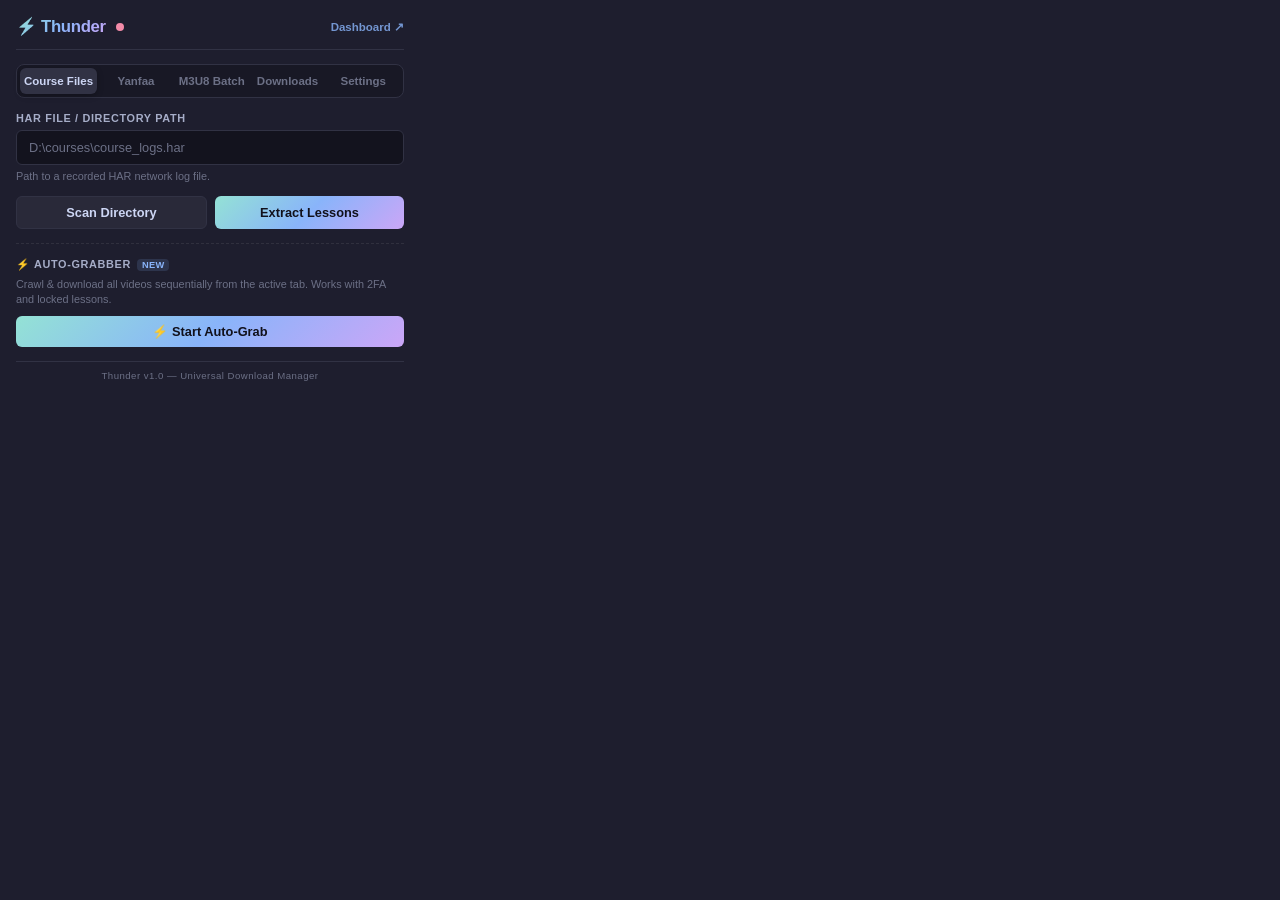
<file: extension/course_popup.html>
<!DOCTYPE html>
<html lang="en">
<head>
  <meta charset="UTF-8">
  <meta name="viewport" content="width=device-width, initial-scale=1.0">
  <title>Thunder</title>
  <link rel="stylesheet" href="course_popup.css">
</head>
<body>
  <div class="popup-container">
    <!-- Header -->
    <header class="header">
      <div class="header-left">
        <div class="logo">⚡ Thunder</div>
        <div class="status-dot" id="status-dot" title="Backend offline"></div>
      </div>
      <div class="header-right">
        <a href="http://localhost:8000/dashboard/index.html" target="_blank" class="dashboard-link">Dashboard ↗</a>
      </div>
    </header>

    <!-- Tabs Nav -->
    <nav class="tabs">
      <button class="tab-btn active" data-tab="har">Course Files</button>
      <button class="tab-btn" data-tab="yanfaa">Yanfaa</button>
      <button class="tab-btn" data-tab="m3u8">M3U8 Batch</button>
      <button class="tab-btn" data-tab="status">Downloads</button>
      <button class="tab-btn" data-tab="settings">Settings</button>
    </nav>

    <!-- Tab Content -->
    <main class="content">
      <!-- Course Files (HAR) Section -->
      <section class="tab-pane active" id="pane-har">
        <div class="form-group">
          <label class="label">HAR File / Directory Path</label>
          <input type="text" class="input" id="har-path" placeholder="D:\courses\course_logs.har">
          <div class="hint">Path to a recorded HAR network log file.</div>
        </div>
        <div class="form-actions">
          <button class="btn btn-secondary" id="btn-scan-har">Scan Directory</button>
          <button class="btn btn-primary" id="btn-extract-har">Extract Lessons</button>
        </div>

        <div class="grabber-section">
          <label class="label" style="display: flex; align-items: center; gap: 6px;">
            <span>⚡ Auto-Grabber</span>
            <span class="badge" style="background: rgba(137,180,250,0.15); color: var(--accent); font-size: 0.58rem; padding: 1px 5px;">NEW</span>
          </label>
          <div class="hint" style="margin-bottom: 8px;">Crawl & download all videos sequentially from the active tab. Works with 2FA and locked lessons.</div>
          <button class="btn btn-primary btn-block" id="btn-start-grab">⚡ Start Auto-Grab</button>
        </div>
        
        <div id="har-lessons-area" class="lessons-area" style="display: none; margin-top: 14px;">
          <div class="form-group">
            <label class="label">Course Folder Name</label>
            <input type="text" class="input" id="course-name" placeholder="course-name">
          </div>
          <div class="list-header">
            <label class="label">Lessons</label>
            <button class="select-all-btn" id="har-select-all">Select All</button>
          </div>
          <div class="list-container">
            <ul class="checkbox-list" id="har-checkbox-list"></ul>
          </div>
          <div class="form-actions-row" style="margin-top: 10px;">
            <label class="checkbox-wrap">
              <input type="checkbox" id="use-scheduler-har">
              <span>Use Scheduler</span>
            </label>
            <div style="display: flex; gap: 8px;">
              <button class="btn btn-secondary btn-sm" id="btn-browse-har-folder" style="padding: 6px 10px;" title="Set custom save directory for selected lessons">📁 Folder</button>
              <button class="btn btn-secondary btn-sm" id="btn-complete-har" style="padding: 6px 10px; color: var(--success);" title="Mark selected lessons as completed (already downloaded)">✔ Complete</button>
              <button class="btn btn-primary btn-sm" id="btn-download-har">Download</button>
            </div>
          </div>
        </div>
      </section>

      <!-- Yanfaa Section -->
      <section class="tab-pane" id="pane-yanfaa">
        <div class="form-group">
          <label class="label">Course Slug / URL</label>
          <input type="text" class="input" id="yanfaa-slug" placeholder="course-slug-here">
          <div class="hint">Slug from the course page URL path.</div>
        </div>
        <button class="btn btn-primary btn-block" id="btn-fetch-yanfaa">Fetch Videos</button>

        <div id="yanfaa-lessons-area" class="lessons-area" style="display: none; margin-top: 14px;">
          <div class="list-header">
            <label class="label">Videos</label>
            <button class="select-all-btn" id="yanfaa-select-all">Select All</button>
          </div>
          <div class="list-container">
            <ul class="checkbox-list" id="yanfaa-checkbox-list"></ul>
          </div>
          <div style="display: flex; gap: 8px; margin-top: 10px;">
            <button class="btn btn-secondary btn-sm" id="btn-browse-yanfaa-folder" style="flex: 1; padding: 6px 10px;" title="Set custom save directory for selected videos">📁 Folder</button>
            <button class="btn btn-secondary btn-sm" id="btn-complete-yanfaa" style="flex: 1; padding: 6px 10px; color: var(--success);" title="Mark selected as completed">✔ Complete</button>
            <button class="btn btn-primary btn-sm" id="btn-download-yanfaa" style="flex: 2;">Download</button>
          </div>
        </div>
      </section>

      <!-- Direct M3U8 Section -->
      <section class="tab-pane" id="pane-m3u8">
        <div class="form-group">
          <label class="label">M3U8 URLs (One per line)</label>
          <textarea class="input" id="m3u8-urls" rows="3" placeholder="https://.../manifest.m3u8"></textarea>
        </div>
        <div class="form-group">
          <label class="label">Video Titles (One per line, optional)</label>
          <textarea class="input" id="m3u8-titles" rows="2" placeholder="01-Getting Started"></textarea>
        </div>
        <div class="form-group">
          <label class="label">HTTP Referer (optional)</label>
          <input type="text" class="input" id="m3u8-referer" placeholder="https://example.com/">
        </div>
        <div class="form-actions-row">
          <label class="checkbox-wrap">
            <input type="checkbox" id="use-scheduler-m3u8">
            <span>Use Scheduler</span>
          </label>
          <button class="btn btn-primary btn-sm" id="btn-download-m3u8">Queue Downloads</button>
        </div>
      </section>

      <!-- Downloads/Status Section -->
      <section class="tab-pane" id="pane-status">
        <div class="status-bulk-actions" style="display: flex; gap: 8px; justify-content: space-between; align-items: center; margin-bottom: 10px; border-bottom: 1px solid var(--border-subtle); padding-bottom: 8px;">
          <label class="checkbox-wrap" style="font-size: 0.75rem; margin-bottom: 0;">
            <input type="checkbox" id="status-select-all">
            <span>Select All</span>
          </label>
          <div style="display: flex; gap: 6px;">
            <button class="btn btn-secondary btn-sm" id="btn-bulk-resume" style="padding: 4px 8px; font-size: 0.7rem; color: var(--success);" title="Resume selected downloads">▶ Resume</button>
            <button class="btn btn-secondary btn-sm" id="btn-bulk-cancel" style="padding: 4px 8px; font-size: 0.7rem; color: var(--error);" title="Cancel selected downloads">⏹ Cancel</button>
            <button class="btn btn-secondary btn-sm" id="btn-bulk-delete" style="padding: 4px 8px; font-size: 0.7rem; opacity: 0.8;" title="Remove selected from history">🗑 Delete</button>
          </div>
        </div>
        <div class="list-container" style="max-height: 240px;">
          <ul class="status-list" id="status-jobs-list">
            <li class="empty">No active downloads</li>
          </ul>
        </div>
      </section>

      <!-- Settings Section -->
      <section class="tab-pane" id="pane-settings">
        <div class="form-group">
          <label class="label">Download Location (Path)</label>
          <div style="display: flex; gap: 8px;">
            <input type="text" class="input" id="setting-download-dir" placeholder="downloads" style="flex: 1;">
            <button class="btn btn-secondary" id="btn-popup-browse" style="padding: 0 12px; white-space: nowrap; font-size: 0.8rem; background: var(--bg-card); color: var(--text-primary); border: 1px solid var(--border-subtle); border-radius: var(--radius-sm); cursor: pointer;">Browse...</button>
          </div>
          <div class="hint">Absolute path or relative folder where downloaded files will be saved.</div>
        </div>
        <div class="form-group">
          <label class="label">Global Concurrency Limit</label>
          <input type="number" class="input" id="setting-concurrency" placeholder="8" min="1" max="32">
          <div class="hint">Max simultaneous downloads.</div>
        </div>
        <div class="form-group">
          <label class="label">Auto-Start Captures</label>
          <select class="input" id="setting-auto-start" style="width: 100%; background: var(--bg-input); color: var(--text-primary); border: 1px solid var(--border-subtle); border-radius: var(--radius-sm); padding: 9px 12px; outline: none;">
            <option value="true">Download Immediately</option>
            <option value="false">Queue as Paused (Idle)</option>
          </select>
          <div class="hint">If disabled, captured videos will stay idle in queue until manually started.</div>
        </div>
        <button class="btn btn-primary btn-block" id="btn-save-settings">Save Settings</button>
      </section>
    </main>

    <!-- Footer -->
    <div class="popup-footer">
      <span>Thunder v1.0 — Universal Download Manager</span>
    </div>

    <!-- Toast Overlay -->
    <div id="toast" class="toast" style="display: none;"></div>
  </div>

  <!-- IDM-style Confirmation Modal -->
  <div id="confirm-modal" class="modal-overlay" style="display: none;">
    <div class="modal-content">
      <div class="modal-header">
        <h3>⚡ Start Download</h3>
        <button class="modal-close" id="btn-modal-close">&times;</button>
      </div>
      <div class="modal-body" style="display: flex; flex-direction: column; gap: 12px;">
        <div class="form-group" style="margin-bottom: 0;">
          <label class="label">File Name (Title)</label>
          <input type="text" class="input" id="modal-title" placeholder="Filename">
        </div>
        <div class="form-group" style="margin-bottom: 0;">
          <label class="label">Save Location</label>
          <div style="display: flex; gap: 8px;">
            <input type="text" class="input" id="modal-download-dir" placeholder="downloads" style="flex: 1;">
            <button class="btn btn-secondary" id="btn-modal-browse" style="padding: 0 12px; white-space: nowrap; font-size: 0.8rem; height: 36px; border: 1px solid var(--border-subtle); border-radius: var(--radius-sm); background: var(--bg-overlay); color: var(--text-primary); cursor: pointer;">Browse...</button>
          </div>
        </div>
        <div class="form-group" style="margin-bottom: 0;">
          <label class="label">Action</label>
          <select class="input" id="modal-auto-start" style="width: 100%; background: var(--bg-input); color: var(--text-primary); border: 1px solid var(--border-subtle); padding: 9px 12px; border-radius: var(--radius-sm); outline: none;">
            <option value="true">Download Now</option>
            <option value="false">Queue as Paused</option>
          </select>
        </div>
      </div>
      <div class="modal-footer" style="display: flex; gap: 8px; justify-content: flex-end; margin-top: 18px;">
        <button class="btn btn-secondary" id="btn-modal-cancel" style="padding: 8px 16px;">Cancel</button>
        <button class="btn btn-primary" id="btn-modal-start" style="padding: 8px 20px;">Start Download</button>
      </div>
    </div>
  </div>

  <script src="course_popup.js"></script>
</body>
</html>
</file>
<file: extension/course_popup.css>
/* ═══════════════════════════════════════════════════════════
   Thunder Extension Popup — Catppuccin Mocha Theme
   Unified with content.css overlay palette
   ═══════════════════════════════════════════════════════════ */

:root {
  /* Catppuccin Mocha — matches content.css */
  --bg-base: #1e1e2e;
  --bg-surface: #181825;
  --bg-overlay: #313244;
  --bg-mantle: #11111b;
  --bg-input: rgba(17, 17, 27, 0.8);
  
  --border-subtle: #313244;
  --border-light: #45475a;
  --border-focus: rgba(137, 180, 250, 0.5);
  
  --text-primary: #cdd6f4;
  --text-secondary: #a6adc8;
  --text-muted: #6c7086;
  
  --accent: #89b4fa;
  --accent-hover: #74c7ec;
  --accent-gradient: linear-gradient(135deg, #94e2d5 0%, #89b4fa 50%, #cba6f7 100%);
  
  --success: #a6e3a1;
  --error: #f38ba8;
  --warning: #f9e2af;
  
  --radius-sm: 6px;
  --radius-md: 8px;
  --radius-lg: 12px;
}

* {
  margin: 0;
  padding: 0;
  box-sizing: border-box;
}

body {
  font-family: 'Inter', -apple-system, BlinkMacSystemFont, 'Segoe UI', sans-serif;
  background: var(--bg-base);
  color: var(--text-primary);
  width: 420px;
  max-height: 580px;
  overflow-y: auto;
  scrollbar-width: thin;
  scrollbar-color: var(--border-light) transparent;
}

body::-webkit-scrollbar { width: 5px; }
body::-webkit-scrollbar-track { background: transparent; }
body::-webkit-scrollbar-thumb { background: var(--border-light); border-radius: 10px; }

.popup-container {
  display: flex;
  flex-direction: column;
  padding: 16px;
  gap: 14px;
}

/* ── Header ──────────────────────────────────────────────── */
.header {
  display: flex;
  justify-content: space-between;
  align-items: center;
  padding-bottom: 12px;
  border-bottom: 1px solid var(--border-subtle);
}

.header-left {
  display: flex;
  align-items: center;
  gap: 10px;
}

.logo {
  font-weight: 700;
  font-size: 1.05rem;
  background: var(--accent-gradient);
  -webkit-background-clip: text;
  -webkit-text-fill-color: transparent;
  background-clip: text;
  letter-spacing: -0.02em;
}

.header-right {
  display: flex;
  align-items: center;
  gap: 12px;
}

/* Connection status dot */
.status-dot {
  position: relative;
  width: 8px;
  height: 8px;
  border-radius: 50%;
  background: var(--error);
  transition: background 0.3s ease;
}

.status-dot.connected {
  background: var(--success);
}

.status-dot.connected::after {
  content: '';
  position: absolute;
  top: -3px;
  left: -3px;
  width: 14px;
  height: 14px;
  border-radius: 50%;
  background: var(--success);
  opacity: 0.3;
  animation: pulse-ring 2s ease infinite;
}

@keyframes pulse-ring {
  0% { transform: scale(0.8); opacity: 0.4; }
  50% { transform: scale(1.2); opacity: 0; }
  100% { transform: scale(0.8); opacity: 0; }
}

.dashboard-link {
  font-size: 0.72rem;
  color: var(--accent);
  text-decoration: none;
  font-weight: 600;
  opacity: 0.8;
  transition: opacity 0.2s;
}

.dashboard-link:hover {
  opacity: 1;
  text-decoration: underline;
}

/* ── Tabs ────────────────────────────────────────────────── */
.tabs {
  display: flex;
  background: var(--bg-surface);
  border: 1px solid var(--border-subtle);
  border-radius: var(--radius-md);
  padding: 3px;
  gap: 2px;
}

.tab-btn {
  flex: 1;
  border: none;
  background: transparent;
  color: var(--text-muted);
  font-family: inherit;
  font-size: 0.72rem;
  font-weight: 600;
  padding: 7px 4px;
  cursor: pointer;
  border-radius: var(--radius-sm);
  transition: all 0.2s ease;
  white-space: nowrap;
}

.tab-btn:hover {
  color: var(--text-secondary);
  background: rgba(255, 255, 255, 0.03);
}

.tab-btn.active {
  background: var(--bg-overlay);
  color: var(--text-primary);
  box-shadow: 0 2px 6px rgba(0, 0, 0, 0.25);
}

/* ── Tab Content ─────────────────────────────────────────── */
.tab-pane {
  display: none;
  animation: fadeIn 0.2s ease-out forwards;
}

.tab-pane.active {
  display: block;
}

@keyframes fadeIn {
  from { opacity: 0; transform: translateY(3px); }
  to { opacity: 1; transform: translateY(0); }
}

/* ── Forms ───────────────────────────────────────────────── */
.form-group {
  margin-bottom: 12px;
}

.label {
  display: block;
  font-size: 0.68rem;
  font-weight: 600;
  text-transform: uppercase;
  color: var(--text-secondary);
  margin-bottom: 6px;
  letter-spacing: 0.06em;
}

.input {
  width: 100%;
  padding: 9px 12px;
  background: var(--bg-input);
  border: 1px solid var(--border-subtle);
  border-radius: var(--radius-sm);
  color: var(--text-primary);
  font-family: inherit;
  font-size: 0.8rem;
  outline: none;
  transition: border-color 0.2s ease, box-shadow 0.2s ease;
}

.input:focus {
  border-color: var(--border-focus);
  box-shadow: 0 0 0 2px rgba(137, 180, 250, 0.1);
}

.input::placeholder {
  color: var(--text-muted);
}

textarea.input {
  resize: none;
  scrollbar-width: thin;
  scrollbar-color: var(--border-light) transparent;
}

.hint {
  font-size: 0.68rem;
  color: var(--text-muted);
  margin-top: 4px;
  line-height: 1.4;
}

/* ── Buttons ─────────────────────────────────────────────── */
.btn {
  padding: 8px 16px;
  font-size: 0.8rem;
  font-weight: 600;
  border-radius: var(--radius-sm);
  border: none;
  cursor: pointer;
  font-family: inherit;
  transition: all 0.2s ease;
}

.btn:active {
  transform: scale(0.97);
}

.btn-primary {
  background: var(--accent-gradient);
  color: var(--bg-mantle);
}

.btn-primary:hover {
  filter: brightness(1.1);
  transform: translateY(-1px);
  box-shadow: 0 4px 12px rgba(137, 180, 250, 0.2);
}

.btn-secondary {
  background: rgba(255, 255, 255, 0.05);
  color: var(--text-primary);
  border: 1px solid var(--border-subtle);
}

.btn-secondary:hover {
  background: rgba(255, 255, 255, 0.08);
  border-color: var(--border-light);
}

.btn-block {
  width: 100%;
}

.btn-sm {
  padding: 6px 12px;
  font-size: 0.73rem;
}

.form-actions {
  display: flex;
  gap: 8px;
}

.form-actions .btn {
  flex: 1;
}

.form-actions-row {
  display: flex;
  justify-content: space-between;
  align-items: center;
  margin-top: 10px;
}

/* ── Checkbox lists ──────────────────────────────────────── */
.lessons-area {
  background: var(--bg-surface);
  border: 1px solid var(--border-subtle);
  border-radius: var(--radius-lg);
  padding: 12px;
}

.list-header {
  display: flex;
  justify-content: space-between;
  align-items: center;
  margin-bottom: 8px;
}

.list-header .label {
  margin-bottom: 0;
}

.select-all-btn {
  background: none;
  border: none;
  color: var(--accent);
  font-size: 0.68rem;
  font-weight: 600;
  cursor: pointer;
  font-family: inherit;
  padding: 2px 0;
  transition: opacity 0.2s;
}

.select-all-btn:hover {
  opacity: 0.8;
}

.list-container {
  max-height: 180px;
  overflow-y: auto;
  border: 1px solid var(--border-subtle);
  border-radius: var(--radius-sm);
  background: rgba(0, 0, 0, 0.15);
  padding: 4px;
  scrollbar-width: thin;
  scrollbar-color: var(--border-light) transparent;
}

.list-container::-webkit-scrollbar { width: 4px; }
.list-container::-webkit-scrollbar-track { background: transparent; }
.list-container::-webkit-scrollbar-thumb { background: var(--border-light); border-radius: 10px; }

.checkbox-list {
  list-style: none;
}

.checkbox-wrap {
  display: flex;
  align-items: center;
  gap: 8px;
  font-size: 0.73rem;
  color: var(--text-secondary);
  cursor: pointer;
}

.checkbox-list li {
  padding: 6px 8px;
  border-bottom: 1px solid rgba(49, 50, 68, 0.6);
  transition: background 0.15s;
}

.checkbox-list li:hover {
  background: rgba(255, 255, 255, 0.02);
}

.checkbox-list li:last-child {
  border-bottom: none;
}

.checkbox-list input[type="checkbox"] {
  accent-color: var(--accent);
  width: 14px;
  height: 14px;
}

/* ── Status List ─────────────────────────────────────────── */
.status-list {
  list-style: none;
}

.status-list li {
  padding: 10px 8px;
  border-bottom: 1px solid var(--border-subtle);
  font-size: 0.75rem;
}

.status-list li.empty {
  text-align: center;
  color: var(--text-muted);
  padding: 24px 0;
  font-style: italic;
}

.status-list li:last-child {
  border-bottom: none;
}

.status-row {
  display: flex;
  justify-content: space-between;
  align-items: center;
  margin-bottom: 4px;
}

.status-name {
  font-weight: 500;
  white-space: nowrap;
  overflow: hidden;
  text-overflow: ellipsis;
  max-width: 260px;
}

.status-progress-wrap {
  width: 100%;
  height: 4px;
  background: rgba(255, 255, 255, 0.05);
  border-radius: 100px;
  overflow: hidden;
  margin-top: 5px;
}

.status-progress {
  height: 100%;
  background: var(--accent-gradient);
  width: 0;
  transition: width 0.4s ease;
  border-radius: 100px;
}

/* ── Status Badge colors ──────────────────────────────────── */
.badge {
  font-size: 0.62rem;
  font-weight: 700;
  text-transform: uppercase;
  padding: 2px 6px;
  border-radius: 4px;
  letter-spacing: 0.03em;
}
.bad-queued { background: rgba(69, 71, 90, 0.4); color: var(--text-secondary); }
.bad-downloading { background: rgba(137, 180, 250, 0.12); color: var(--accent); }
.bad-completed { background: rgba(166, 227, 161, 0.12); color: var(--success); }
.bad-failed { background: rgba(243, 139, 168, 0.12); color: var(--error); }
.bad-paused { background: rgba(249, 226, 175, 0.12); color: var(--warning); }

/* ── Grabber Section ─────────────────────────────────────── */
.grabber-section {
  margin-top: 14px;
  padding-top: 14px;
  border-top: 1px dashed rgba(255, 255, 255, 0.08);
}

/* ── Footer ──────────────────────────────────────────────── */
.popup-footer {
  display: flex;
  justify-content: center;
  padding-top: 8px;
  border-top: 1px solid var(--border-subtle);
}

.popup-footer span {
  font-size: 0.6rem;
  color: var(--text-muted);
  letter-spacing: 0.05em;
}

/* ── Toast Overlay ───────────────────────────────────────── */
.toast {
  position: absolute;
  bottom: 12px;
  left: 12px;
  right: 12px;
  padding: 10px 14px;
  border-radius: var(--radius-sm);
  background: var(--bg-overlay);
  border: 1px solid var(--border-light);
  font-size: 0.75rem;
  text-align: center;
  box-shadow: 0 6px 20px rgba(0, 0, 0, 0.4);
  animation: slideUp 0.2s ease-out forwards;
  color: var(--text-primary);
}

.toast.badge-success { border-color: rgba(166, 227, 161, 0.3); }
.toast.badge-error { border-color: rgba(243, 139, 168, 0.3); }
.toast.badge-warning { border-color: rgba(249, 226, 175, 0.3); }
.toast.badge-info { border-color: rgba(137, 180, 250, 0.3); }

@keyframes slideUp {
  from { transform: translateY(10px); opacity: 0; }
  to { transform: translateY(0); opacity: 1; }
}

/* ── IDM style Confirmation Modal ── */
.modal-overlay {
  position: fixed;
  top: 0;
  left: 0;
  right: 0;
  bottom: 0;
  background: rgba(17, 17, 27, 0.7);
  backdrop-filter: blur(4px);
  display: flex;
  justify-content: center;
  align-items: center;
  z-index: 10000;
  animation: fadeIn 0.2s ease-out forwards;
}

.modal-content {
  background: var(--bg-surface);
  border: 1px solid var(--border-light);
  border-radius: var(--radius-lg);
  padding: 16px;
  width: 90%;
  max-width: 380px;
  box-shadow: 0 10px 30px rgba(0, 0, 0, 0.5);
  animation: scaleUp 0.2s cubic-bezier(0.34, 1.56, 0.64, 1) forwards;
}

.modal-header {
  display: flex;
  justify-content: space-between;
  align-items: center;
  margin-bottom: 12px;
  border-bottom: 1px solid var(--border-subtle);
  padding-bottom: 8px;
}

.modal-header h3 {
  font-size: 0.95rem;
  font-weight: 600;
  background: var(--accent-gradient);
  -webkit-background-clip: text;
  -webkit-text-fill-color: transparent;
  background-clip: text;
}

.modal-close {
  background: transparent;
  border: none;
  color: var(--text-muted);
  font-size: 1.2rem;
  cursor: pointer;
}

.modal-close:hover {
  color: var(--error);
}

@keyframes fadeIn {
  from { opacity: 0; }
  to { opacity: 1; }
}

@keyframes scaleUp {
  from { transform: scale(0.9); opacity: 0; }
  to { transform: scale(1); opacity: 1; }
}
</file>
